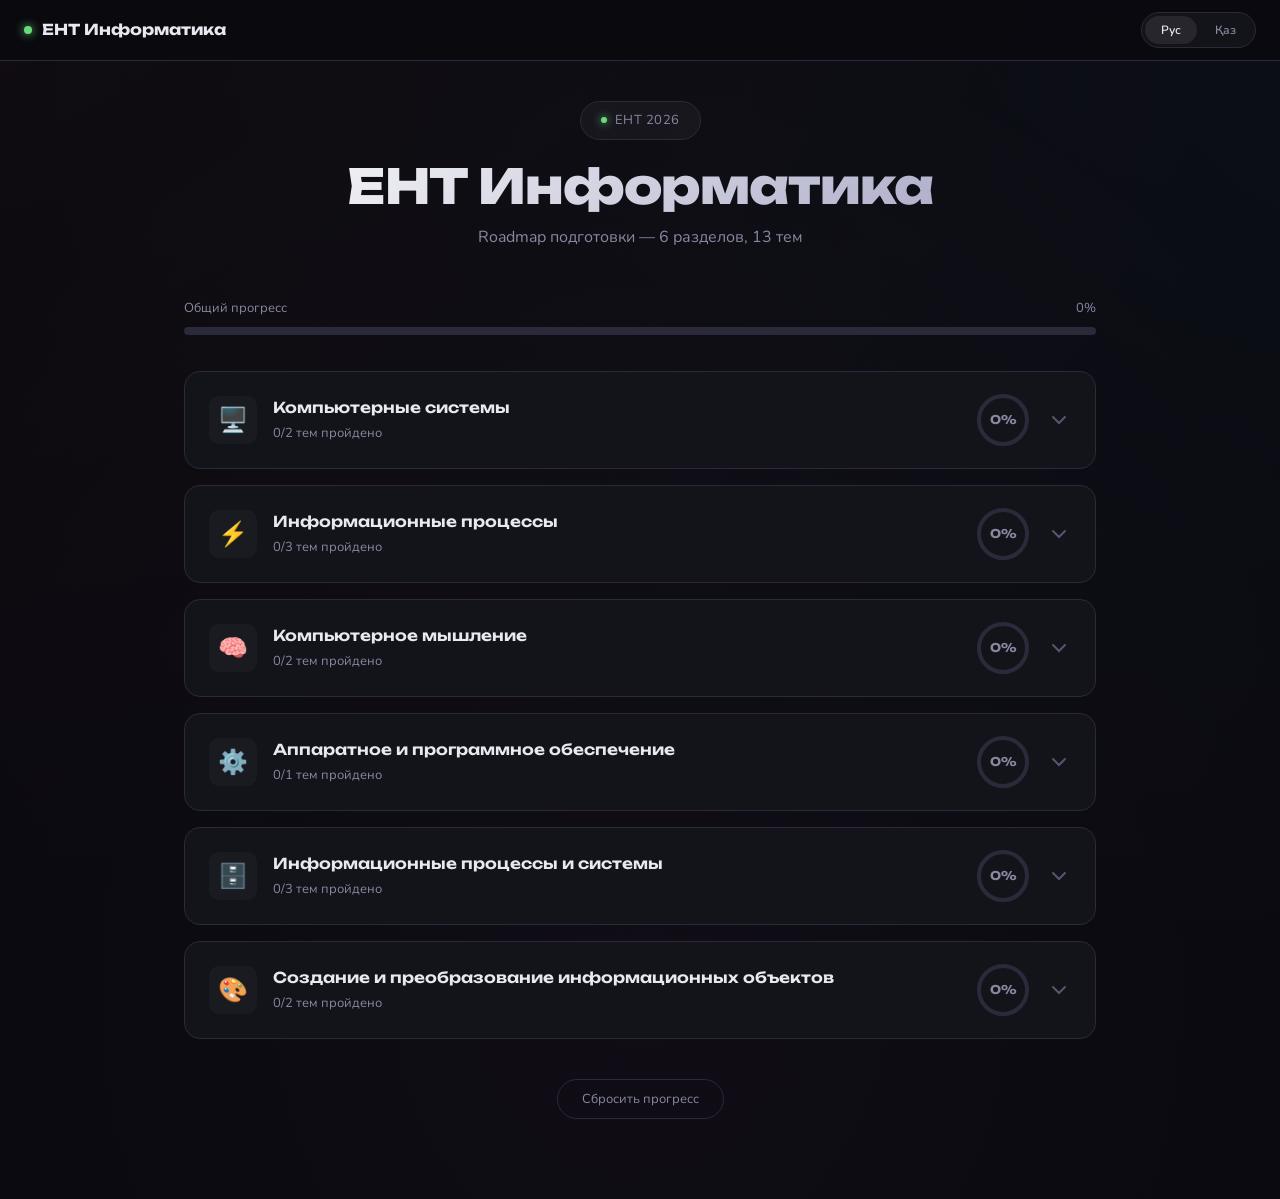
<file: index.html>
<!DOCTYPE html>
<html lang="ru">
<head>
  <meta charset="UTF-8">
  <meta name="viewport" content="width=device-width, initial-scale=1.0">
  <title>ЕНТ Информатика — Roadmap</title>
  <link rel="stylesheet" href="css/style.css">
  <style>
    /* Index-specific styles */
    .header { text-align: center; margin-bottom: 48px; }

    .header-badge {
      display: inline-flex; align-items: center; gap: 8px;
      background: rgba(255,255,255,0.04); border: 1px solid var(--border);
      border-radius: 100px; padding: 8px 20px;
      font-size: 13px; color: var(--text-muted);
      letter-spacing: 0.5px; text-transform: uppercase; margin-bottom: 20px;
    }
    .header-badge .dot { width: 6px; height: 6px; border-radius: 50%; background: var(--success); box-shadow: 0 0 8px var(--success); animation: pulse 2s ease-in-out infinite; }

    .header h1 {
      font-family: var(--font-display); font-weight: 800;
      font-size: clamp(28px, 5vw, 48px); letter-spacing: -1px; line-height: 1.1; margin-bottom: 12px;
      background: linear-gradient(135deg, #fff 0%, #a0a0c0 100%);
      -webkit-background-clip: text; -webkit-text-fill-color: transparent;
    }
    .header-sub { color: var(--text-muted); font-size: 16px; max-width: 500px; margin: 0 auto; }

    .controls { display: flex; justify-content: space-between; align-items: center; margin-bottom: 36px; flex-wrap: wrap; gap: 16px; }
    .progress-bar-wrap { flex: 1; min-width: 200px; }
    .progress-label { font-size: 13px; color: var(--text-muted); margin-bottom: 8px; display: flex; justify-content: space-between; }
    .progress-track { height: 8px; background: var(--border); border-radius: 100px; overflow: hidden; }
    .progress-fill { height: 100%; width: 0%; background: linear-gradient(90deg, var(--success), var(--info)); border-radius: 100px; transition: width 0.5s cubic-bezier(0.4,0,0.2,1); }

    .tree { display: flex; flex-direction: column; gap: 16px; }

    .section { border: 1px solid var(--border); border-radius: var(--radius); background: var(--bg-card); overflow: hidden; transition: border-color 0.3s; animation: fadeUp 0.5s ease-out both; }
    .section:hover { border-color: var(--border-active); }

    .section-header { display: flex; align-items: center; gap: 16px; padding: 20px 24px; cursor: pointer; transition: background 0.2s; }
    .section-header:hover { background: var(--bg-card-hover); }

    .section-num { font-size: 24px; width: 48px; height: 48px; display: flex; align-items: center; justify-content: center; border-radius: var(--radius-sm); background: rgba(255,255,255,0.03); flex-shrink: 0; }
    .section-info { flex: 1; }
    .section-title { font-family: var(--font-display); font-weight: 600; font-size: 15px; margin-bottom: 3px; }
    .section-count { font-size: 13px; color: var(--text-muted); }

    .section-progress-mini { width: 56px; height: 56px; position: relative; flex-shrink: 0; }
    .section-progress-mini svg { width: 100%; height: 100%; transform: rotate(-90deg); }
    .section-progress-mini .track { fill: none; stroke: var(--border); stroke-width: 4; }
    .section-progress-mini .fill { fill: none; stroke-width: 4; stroke-linecap: round; transition: stroke-dashoffset 0.6s cubic-bezier(0.4,0,0.2,1); }
    .section-progress-text { position: absolute; top: 50%; left: 50%; transform: translate(-50%,-50%); font-family: var(--font-display); font-weight: 700; font-size: 12px; color: var(--text-muted); }

    .chevron { width: 24px; height: 24px; color: var(--text-dim); transition: transform 0.3s; flex-shrink: 0; }
    .section.open .chevron { transform: rotate(180deg); }

    .topics { max-height: 0; overflow: hidden; transition: max-height 0.4s cubic-bezier(0.4,0,0.2,1); }
    .section.open .topics { max-height: 600px; }
    .topics-inner { padding: 0 24px 20px; display: flex; flex-direction: column; gap: 8px; }

    .topic { display: flex; align-items: flex-start; gap: 14px; padding: 14px 16px; border-radius: var(--radius-sm); border: 1px solid transparent; text-decoration: none; color: var(--text); cursor: pointer; transition: all 0.2s; }
    .topic:hover { background: rgba(255,255,255,0.02); border-color: var(--border); }

    .topic.completed { opacity: 0.6; }
    .topic.completed .topic-text { text-decoration: line-through; text-decoration-color: var(--text-dim); }

    .checkbox { width: 22px; height: 22px; border: 2px solid var(--border-active); border-radius: 6px; display: flex; align-items: center; justify-content: center; flex-shrink: 0; margin-top: 1px; transition: all 0.25s; }
    .topic.completed .checkbox { border-color: var(--success); background: var(--success); }
    .checkbox svg { width: 14px; height: 14px; opacity: 0; transform: scale(0.5); transition: all 0.25s; }
    .topic.completed .checkbox svg { opacity: 1; transform: scale(1); }

    .topic.attempted .checkbox { border-color: var(--warning); }

    .topic-num { font-family: var(--font-mono); font-weight: 600; font-size: 12px; color: var(--text-dim); margin-top: 2px; flex-shrink: 0; min-width: 24px; }
    .topic-info { flex: 1; }
    .topic-text { font-size: 14px; line-height: 1.5; }
    .topic-status { font-size: 12px; color: var(--text-muted); margin-top: 3px; }
    .topic.completed .topic-status { color: var(--success); }
    .topic.attempted .topic-status { color: var(--warning); }

    /* Section accent strokes */
    .section[data-section="01"] .section-progress-mini .fill { stroke: var(--c-01); }
    .section[data-section="02"] .section-progress-mini .fill { stroke: var(--c-02); }
    .section[data-section="03"] .section-progress-mini .fill { stroke: var(--c-03); }
    .section[data-section="04"] .section-progress-mini .fill { stroke: var(--c-04); }
    .section[data-section="05"] .section-progress-mini .fill { stroke: var(--c-05); }
    .section[data-section="06"] .section-progress-mini .fill { stroke: var(--c-06); }

    .reset-wrap { text-align: center; margin-top: 40px; }
    .reset-btn { background: transparent; border: 1px solid var(--border); color: var(--text-muted); font-family: var(--font-body); font-size: 13px; padding: 10px 24px; border-radius: 100px; cursor: pointer; transition: all 0.25s; }
    .reset-btn:hover { border-color: var(--c-01); color: var(--c-01); }

    @media (max-width: 640px) {
      .controls { flex-direction: column; align-items: stretch; }
      .section-header { padding: 16px; gap: 12px; }
      .topics-inner { padding: 0 16px 16px; }
    }
  </style>
</head>
<body>
  <nav class="navbar">
    <a href="index.html" class="navbar-brand">
      <span class="logo-dot"></span> ЕНТ Информатика
    </a>
    <div class="navbar-actions">
      <div class="lang-toggle">
        <button class="lang-btn active" data-lang="ru" onclick="setLang('ru')">Рус</button>
        <button class="lang-btn" data-lang="kz" onclick="setLang('kz')">Қаз</button>
      </div>
    </div>
  </nav>

  <div class="container">
    <div class="header">
      <div class="header-badge"><span class="dot"></span> ЕНТ 2026</div>
      <h1 id="mainTitle">Информатика Roadmap</h1>
      <p class="header-sub" id="mainSub">Подготовка к ЕНТ — 6 разделов, 13 тем</p>
    </div>

    <div class="controls">
      <div class="progress-bar-wrap">
        <div class="progress-label">
          <span id="progressLabel">Общий прогресс</span>
          <span id="progressPercent">0%</span>
        </div>
        <div class="progress-track">
          <div class="progress-fill" id="progressFill"></div>
        </div>
      </div>
    </div>

    <div class="tree" id="tree"></div>

    <div class="reset-wrap">
      <button class="reset-btn" id="resetBtn" onclick="resetProgress()">Сбросить прогресс</button>
    </div>
  </div>

  <script src="js/app.js"></script>
</body>
</html>
</file>
<file: css/style.css>
/* ═══════════════════════════════════════════
   ENT Roadmap — Global Styles
   Theme: Dark Cosmic / Neo-Educational
   ═══════════════════════════════════════════ */

@import url('https://fonts.googleapis.com/css2?family=Unbounded:wght@300;400;500;600;700;800;900&family=Nunito:wght@400;500;600;700;800&family=JetBrains+Mono:wght@400;500;600&display=swap');

:root {
  --bg: #0a0a0f;
  --bg-raised: #111118;
  --bg-card: #13131a;
  --bg-card-hover: #1a1a24;
  --bg-input: #0e0e16;
  --border: #2a2a3a;
  --border-active: #4a4a6a;
  --border-focus: #6a6a9a;
  --text: #e8e8f0;
  --text-secondary: #b0b0c8;
  --text-muted: #8888a0;
  --text-dim: #555570;

  /* Section accent colors */
  --c-01: #ff6b6b; --cg-01: rgba(255,107,107,0.12);
  --c-02: #ffa94d; --cg-02: rgba(255,169,77,0.12);
  --c-03: #69db7c; --cg-03: rgba(105,219,124,0.12);
  --c-04: #4dabf7; --cg-04: rgba(77,171,247,0.12);
  --c-05: #da77f2; --cg-05: rgba(218,119,242,0.12);
  --c-06: #ffd43b; --cg-06: rgba(255,212,59,0.12);

  --success: #69db7c;
  --error: #ff6b6b;
  --warning: #ffa94d;
  --info: #4dabf7;

  --radius: 16px;
  --radius-sm: 10px;
  --radius-xs: 6px;

  --font-display: 'Unbounded', sans-serif;
  --font-body: 'Nunito', sans-serif;
  --font-mono: 'JetBrains Mono', monospace;

  --shadow-sm: 0 2px 8px rgba(0,0,0,0.3);
  --shadow-md: 0 4px 20px rgba(0,0,0,0.4);
  --shadow-lg: 0 8px 40px rgba(0,0,0,0.5);
}

*, *::before, *::after { margin: 0; padding: 0; box-sizing: border-box; }

html { scroll-behavior: smooth; }

body {
  font-family: var(--font-body);
  background: var(--bg);
  color: var(--text);
  min-height: 100vh;
  line-height: 1.6;
  -webkit-font-smoothing: antialiased;
}

/* Ambient background */
body::before {
  content: '';
  position: fixed;
  inset: -50%;
  width: 200%; height: 200%;
  background:
    radial-gradient(ellipse at 20% 20%, rgba(255,107,107,0.03) 0%, transparent 50%),
    radial-gradient(ellipse at 80% 30%, rgba(77,171,247,0.03) 0%, transparent 50%),
    radial-gradient(ellipse at 50% 80%, rgba(218,119,242,0.03) 0%, transparent 50%);
  animation: ambientDrift 25s ease-in-out infinite alternate;
  z-index: 0;
  pointer-events: none;
}

@keyframes ambientDrift {
  0%   { transform: translate(0,0) rotate(0deg); }
  100% { transform: translate(-2%,-2%) rotate(2deg); }
}

/* ── Container ── */
.container {
  position: relative;
  z-index: 1;
  max-width: 960px;
  margin: 0 auto;
  padding: 40px 24px 80px;
}

/* ── Navigation Bar ── */
.navbar {
  position: sticky;
  top: 0;
  z-index: 50;
  display: flex;
  align-items: center;
  justify-content: space-between;
  padding: 12px 24px;
  background: rgba(10,10,15,0.85);
  backdrop-filter: blur(20px);
  border-bottom: 1px solid var(--border);
}

.navbar-brand {
  display: flex;
  align-items: center;
  gap: 10px;
  text-decoration: none;
  color: var(--text);
  font-family: var(--font-display);
  font-weight: 700;
  font-size: 15px;
}

.navbar-brand .logo-dot {
  width: 8px; height: 8px;
  border-radius: 50%;
  background: var(--success);
  box-shadow: 0 0 10px var(--success);
  animation: pulse 2s ease-in-out infinite;
}

@keyframes pulse {
  0%,100% { opacity: 1; }
  50%     { opacity: 0.4; }
}

.navbar-actions {
  display: flex;
  align-items: center;
  gap: 8px;
}

/* ── Language Toggle ── */
.lang-toggle {
  display: flex;
  background: var(--bg-card);
  border: 1px solid var(--border);
  border-radius: 100px;
  padding: 3px;
  gap: 2px;
}

.lang-btn {
  padding: 6px 16px;
  border: none;
  border-radius: 100px;
  background: transparent;
  color: var(--text-muted);
  font-family: var(--font-body);
  font-weight: 600;
  font-size: 12px;
  cursor: pointer;
  transition: all 0.25s;
}

.lang-btn.active {
  background: rgba(255,255,255,0.08);
  color: var(--text);
}

/* ── Back Button ── */
.back-btn {
  display: inline-flex;
  align-items: center;
  gap: 8px;
  padding: 8px 16px;
  background: var(--bg-card);
  border: 1px solid var(--border);
  border-radius: 100px;
  color: var(--text-muted);
  font-family: var(--font-body);
  font-size: 13px;
  font-weight: 600;
  text-decoration: none;
  cursor: pointer;
  transition: all 0.25s;
}

.back-btn:hover {
  border-color: var(--border-active);
  color: var(--text);
}

/* ── Section Header ── */
.page-header {
  margin-bottom: 40px;
  padding-bottom: 24px;
  border-bottom: 1px solid var(--border);
}

.page-header .badge {
  display: inline-flex;
  align-items: center;
  gap: 8px;
  background: rgba(255,255,255,0.04);
  border: 1px solid var(--border);
  border-radius: 100px;
  padding: 6px 16px;
  font-size: 12px;
  color: var(--text-muted);
  letter-spacing: 0.5px;
  text-transform: uppercase;
  margin-bottom: 16px;
}

.page-header h1 {
  font-family: var(--font-display);
  font-weight: 800;
  font-size: clamp(22px, 4vw, 36px);
  letter-spacing: -0.5px;
  line-height: 1.2;
  background: linear-gradient(135deg, #fff 0%, #a0a0c0 100%);
  -webkit-background-clip: text;
  -webkit-text-fill-color: transparent;
  margin-bottom: 8px;
}

.page-header .subtitle {
  color: var(--text-muted);
  font-size: 15px;
}

/* ── Theory Sections ── */
.lesson-section {
  margin-bottom: 48px;
  animation: fadeUp 0.5s ease-out both;
}

.lesson-section h2 {
  font-family: var(--font-display);
  font-weight: 700;
  font-size: 20px;
  margin-bottom: 20px;
  padding-left: 16px;
  border-left: 3px solid var(--info);
  line-height: 1.3;
}

.lesson-text {
  font-size: 15px;
  line-height: 1.8;
  color: var(--text-secondary);
  margin-bottom: 24px;
}

/* ── Accordion ── */
.accordion { display: flex; flex-direction: column; gap: 8px; margin-bottom: 24px; }

.accordion-item {
  border: 1px solid var(--border);
  border-radius: var(--radius-sm);
  background: var(--bg-card);
  overflow: hidden;
  transition: border-color 0.3s;
}

.accordion-item.open { border-color: var(--border-active); }

.accordion-trigger {
  width: 100%;
  display: flex;
  align-items: center;
  gap: 12px;
  padding: 16px 20px;
  background: transparent;
  border: none;
  color: var(--text);
  font-family: var(--font-body);
  font-size: 15px;
  font-weight: 700;
  cursor: pointer;
  text-align: left;
  transition: background 0.2s;
}

.accordion-trigger:hover { background: var(--bg-card-hover); }

.accordion-chevron {
  margin-left: auto;
  width: 20px; height: 20px;
  color: var(--text-dim);
  transition: transform 0.3s;
  flex-shrink: 0;
}

.accordion-item.open .accordion-chevron { transform: rotate(180deg); }

.accordion-body {
  max-height: 0;
  overflow: hidden;
  transition: max-height 0.35s cubic-bezier(0.4,0,0.2,1);
}

.accordion-body-inner {
  padding: 0 20px 16px;
}

.accordion-body-inner p {
  font-size: 14px;
  line-height: 1.7;
  color: var(--text-secondary);
  margin-bottom: 10px;
}

.accordion-example {
  display: flex;
  align-items: flex-start;
  gap: 8px;
  padding: 10px 14px;
  background: rgba(77,171,247,0.06);
  border-radius: var(--radius-xs);
  font-size: 13px;
  color: var(--info);
}

.accordion-example::before {
  content: '💡';
  flex-shrink: 0;
}

/* ── Comparison Table ── */
.comp-table-wrap {
  overflow-x: auto;
  margin-bottom: 24px;
  border: 1px solid var(--border);
  border-radius: var(--radius-sm);
}

.comp-table {
  width: 100%;
  border-collapse: collapse;
  font-size: 14px;
}

.comp-table caption {
  text-align: left;
  padding: 14px 18px;
  font-family: var(--font-display);
  font-weight: 600;
  font-size: 14px;
  color: var(--text);
  background: var(--bg-card);
  border-bottom: 1px solid var(--border);
}

.comp-table th {
  text-align: left;
  padding: 12px 18px;
  font-weight: 700;
  color: var(--text-muted);
  background: var(--bg-card);
  border-bottom: 1px solid var(--border);
  white-space: nowrap;
  font-size: 12px;
  text-transform: uppercase;
  letter-spacing: 0.5px;
}

.comp-table td {
  padding: 12px 18px;
  border-bottom: 1px solid rgba(42,42,58,0.5);
  color: var(--text-secondary);
  vertical-align: top;
}

.comp-table tbody tr:hover {
  background: var(--bg-card-hover);
}

.comp-table tbody tr:last-child td {
  border-bottom: none;
}

/* ── Interactive Steps ── */
.steps-container { margin-bottom: 24px; }

.steps-title {
  font-family: var(--font-display);
  font-weight: 600;
  font-size: 14px;
  margin-bottom: 16px;
  color: var(--text);
}

.steps-track {
  position: relative;
  display: flex;
  flex-direction: column;
  gap: 0;
}

.step-item {
  display: flex;
  gap: 16px;
  padding: 16px 0;
  cursor: pointer;
  transition: opacity 0.3s;
}

.step-item.dimmed { opacity: 0.35; }
.step-item.active { opacity: 1; }

.step-indicator {
  display: flex;
  flex-direction: column;
  align-items: center;
  flex-shrink: 0;
  width: 48px;
}

.step-icon {
  width: 44px; height: 44px;
  display: flex;
  align-items: center;
  justify-content: center;
  border-radius: 12px;
  background: var(--bg-card);
  border: 2px solid var(--border);
  font-size: 20px;
  transition: all 0.3s;
}

.step-item.active .step-icon {
  border-color: var(--info);
  background: rgba(77,171,247,0.1);
  box-shadow: 0 0 20px rgba(77,171,247,0.15);
}

.step-line {
  width: 2px;
  flex: 1;
  min-height: 8px;
  background: var(--border);
  margin-top: 4px;
}

.step-item:last-child .step-line { display: none; }

.step-content { padding-top: 8px; flex: 1; }

.step-label {
  font-family: var(--font-display);
  font-weight: 600;
  font-size: 14px;
  margin-bottom: 4px;
  color: var(--text);
}

.step-desc {
  font-size: 13px;
  line-height: 1.6;
  color: var(--text-muted);
  transition: color 0.3s;
}

.step-item.active .step-desc { color: var(--text-secondary); }

.steps-nav {
  display: flex;
  gap: 8px;
  margin-top: 16px;
  justify-content: center;
}

.step-nav-btn {
  padding: 8px 20px;
  border: 1px solid var(--border);
  border-radius: 100px;
  background: var(--bg-card);
  color: var(--text-muted);
  font-family: var(--font-body);
  font-size: 13px;
  font-weight: 600;
  cursor: pointer;
  transition: all 0.25s;
}

.step-nav-btn:hover {
  border-color: var(--border-active);
  color: var(--text);
}

.step-nav-btn:disabled {
  opacity: 0.3;
  cursor: not-allowed;
}

/* ── Cheatsheet ── */
.cheatsheet {
  margin-bottom: 24px;
  border: 1px solid var(--border);
  border-radius: var(--radius-sm);
  overflow: hidden;
}

.cheatsheet-header {
  display: flex;
  align-items: center;
  justify-content: space-between;
  padding: 14px 18px;
  background: var(--bg-card);
  border-bottom: 1px solid var(--border);
  cursor: pointer;
}

.cheatsheet-title {
  font-family: var(--font-display);
  font-weight: 600;
  font-size: 14px;
  display: flex;
  align-items: center;
  gap: 8px;
}

.cheatsheet-title::before { content: '📋'; }

.cheatsheet-body { padding: 16px 18px; }

.cheatsheet-item {
  display: flex;
  gap: 12px;
  padding: 10px 0;
  border-bottom: 1px solid rgba(42,42,58,0.4);
}

.cheatsheet-item:last-child { border-bottom: none; }

.cheatsheet-term {
  font-family: var(--font-mono);
  font-weight: 600;
  font-size: 13px;
  color: var(--info);
  min-width: 140px;
  flex-shrink: 0;
}

.cheatsheet-def {
  font-size: 13px;
  color: var(--text-secondary);
  line-height: 1.5;
}

/* ── Mindmap Diagram ── */
.diagram-container {
  margin-bottom: 24px;
  border: 1px solid var(--border);
  border-radius: var(--radius-sm);
  background: var(--bg-card);
  overflow: hidden;
}

.diagram-title {
  padding: 14px 18px;
  font-family: var(--font-display);
  font-weight: 600;
  font-size: 14px;
  border-bottom: 1px solid var(--border);
}

.diagram-canvas {
  padding: 24px;
  overflow-x: auto;
}

/* ── Quiz ── */
.quiz-container {
  border: 1px solid var(--border);
  border-radius: var(--radius);
  background: var(--bg-card);
  overflow: hidden;
  margin-top: 48px;
}

.quiz-header {
  padding: 20px 24px;
  background: var(--bg-raised);
  border-bottom: 1px solid var(--border);
  display: flex;
  align-items: center;
  justify-content: space-between;
}

.quiz-title {
  font-family: var(--font-display);
  font-weight: 700;
  font-size: 18px;
}

.quiz-progress-text {
  font-size: 13px;
  color: var(--text-muted);
  font-weight: 600;
}

.quiz-progress-bar {
  height: 3px;
  background: var(--border);
}

.quiz-progress-fill {
  height: 100%;
  background: linear-gradient(90deg, var(--info), var(--success));
  transition: width 0.4s ease;
}

.quiz-body { padding: 32px 24px; }

.quiz-question {
  font-size: 17px;
  font-weight: 700;
  line-height: 1.5;
  margin-bottom: 24px;
}

.quiz-question-num {
  color: var(--text-dim);
  font-family: var(--font-mono);
  font-size: 13px;
  display: block;
  margin-bottom: 6px;
}

.quiz-options {
  display: flex;
  flex-direction: column;
  gap: 10px;
  margin-bottom: 24px;
}

.quiz-option {
  display: flex;
  align-items: center;
  gap: 14px;
  padding: 14px 18px;
  border: 1px solid var(--border);
  border-radius: var(--radius-sm);
  background: transparent;
  color: var(--text);
  font-family: var(--font-body);
  font-size: 14px;
  cursor: pointer;
  transition: all 0.2s;
  text-align: left;
  width: 100%;
}

.quiz-option:hover:not(:disabled) {
  border-color: var(--border-active);
  background: var(--bg-card-hover);
}

.quiz-option.selected {
  border-color: var(--info);
  background: rgba(77,171,247,0.06);
}

.quiz-option.correct {
  border-color: var(--success);
  background: rgba(105,219,124,0.08);
}

.quiz-option.wrong {
  border-color: var(--error);
  background: rgba(255,107,107,0.08);
}

.quiz-option:disabled { cursor: default; }

.quiz-option-marker {
  width: 28px; height: 28px;
  border: 2px solid var(--border-active);
  border-radius: 8px;
  display: flex;
  align-items: center;
  justify-content: center;
  font-family: var(--font-mono);
  font-size: 12px;
  font-weight: 600;
  flex-shrink: 0;
  color: var(--text-dim);
  transition: all 0.25s;
}

.quiz-option.selected .quiz-option-marker {
  border-color: var(--info);
  color: var(--info);
}

.quiz-option.correct .quiz-option-marker {
  border-color: var(--success);
  background: var(--success);
  color: #fff;
}

.quiz-option.wrong .quiz-option-marker {
  border-color: var(--error);
  background: var(--error);
  color: #fff;
}

.quiz-explanation {
  padding: 16px 18px;
  background: rgba(77,171,247,0.05);
  border-radius: var(--radius-sm);
  border-left: 3px solid var(--info);
  font-size: 13px;
  line-height: 1.6;
  color: var(--text-secondary);
  margin-bottom: 20px;
  animation: fadeIn 0.3s ease;
}

.quiz-next-btn, .quiz-start-btn {
  padding: 12px 28px;
  border: none;
  border-radius: 100px;
  background: linear-gradient(135deg, var(--info), #3a8fd4);
  color: #fff;
  font-family: var(--font-body);
  font-size: 14px;
  font-weight: 700;
  cursor: pointer;
  transition: all 0.25s;
  display: inline-flex;
  align-items: center;
  gap: 8px;
}

.quiz-next-btn:hover, .quiz-start-btn:hover {
  transform: translateY(-1px);
  box-shadow: 0 4px 20px rgba(77,171,247,0.3);
}

/* Quiz result */
.quiz-result {
  text-align: center;
  padding: 40px 24px;
}

.quiz-result-icon {
  font-size: 48px;
  margin-bottom: 16px;
}

.quiz-result-score {
  font-family: var(--font-display);
  font-weight: 800;
  font-size: 36px;
  margin-bottom: 8px;
}

.quiz-result-score.passed { color: var(--success); }
.quiz-result-score.failed { color: var(--error); }

.quiz-result-message {
  font-size: 16px;
  color: var(--text-secondary);
  margin-bottom: 24px;
}

.quiz-retry-btn {
  padding: 12px 28px;
  border: 1px solid var(--border);
  border-radius: 100px;
  background: transparent;
  color: var(--text);
  font-family: var(--font-body);
  font-size: 14px;
  font-weight: 700;
  cursor: pointer;
  transition: all 0.25s;
}

.quiz-retry-btn:hover {
  border-color: var(--border-active);
  background: var(--bg-card-hover);
}

/* ── 3D Concept ── */
.concept-3d-box {
  margin-bottom: 24px;
  padding: 24px;
  border: 1px solid var(--border);
  border-radius: var(--radius-sm);
  background: var(--bg-card);
}

.concept-3d-box h4 {
  font-family: var(--font-display);
  font-weight: 600;
  font-size: 14px;
  margin-bottom: 12px;
}

.concept-3d-box p {
  font-size: 14px;
  color: var(--text-secondary);
  line-height: 1.7;
}

/* ── Flow controls ── */
.lesson-flow-bottom {
  display: flex;
  justify-content: center;
  margin-top: 32px;
  padding-top: 32px;
  border-top: 1px solid var(--border);
}

/* ── Animations ── */
@keyframes fadeUp {
  from { opacity: 0; transform: translateY(16px); }
  to   { opacity: 1; transform: translateY(0); }
}

@keyframes fadeIn {
  from { opacity: 0; }
  to   { opacity: 1; }
}

/* ── Responsive ── */
@media (max-width: 640px) {
  .container { padding: 24px 16px 60px; }
  .navbar { padding: 10px 16px; }
  .cheatsheet-item { flex-direction: column; gap: 4px; }
  .cheatsheet-term { min-width: unset; }
  .quiz-body { padding: 24px 16px; }
  .comp-table th, .comp-table td { padding: 10px 12px; font-size: 13px; }
}
</file>
